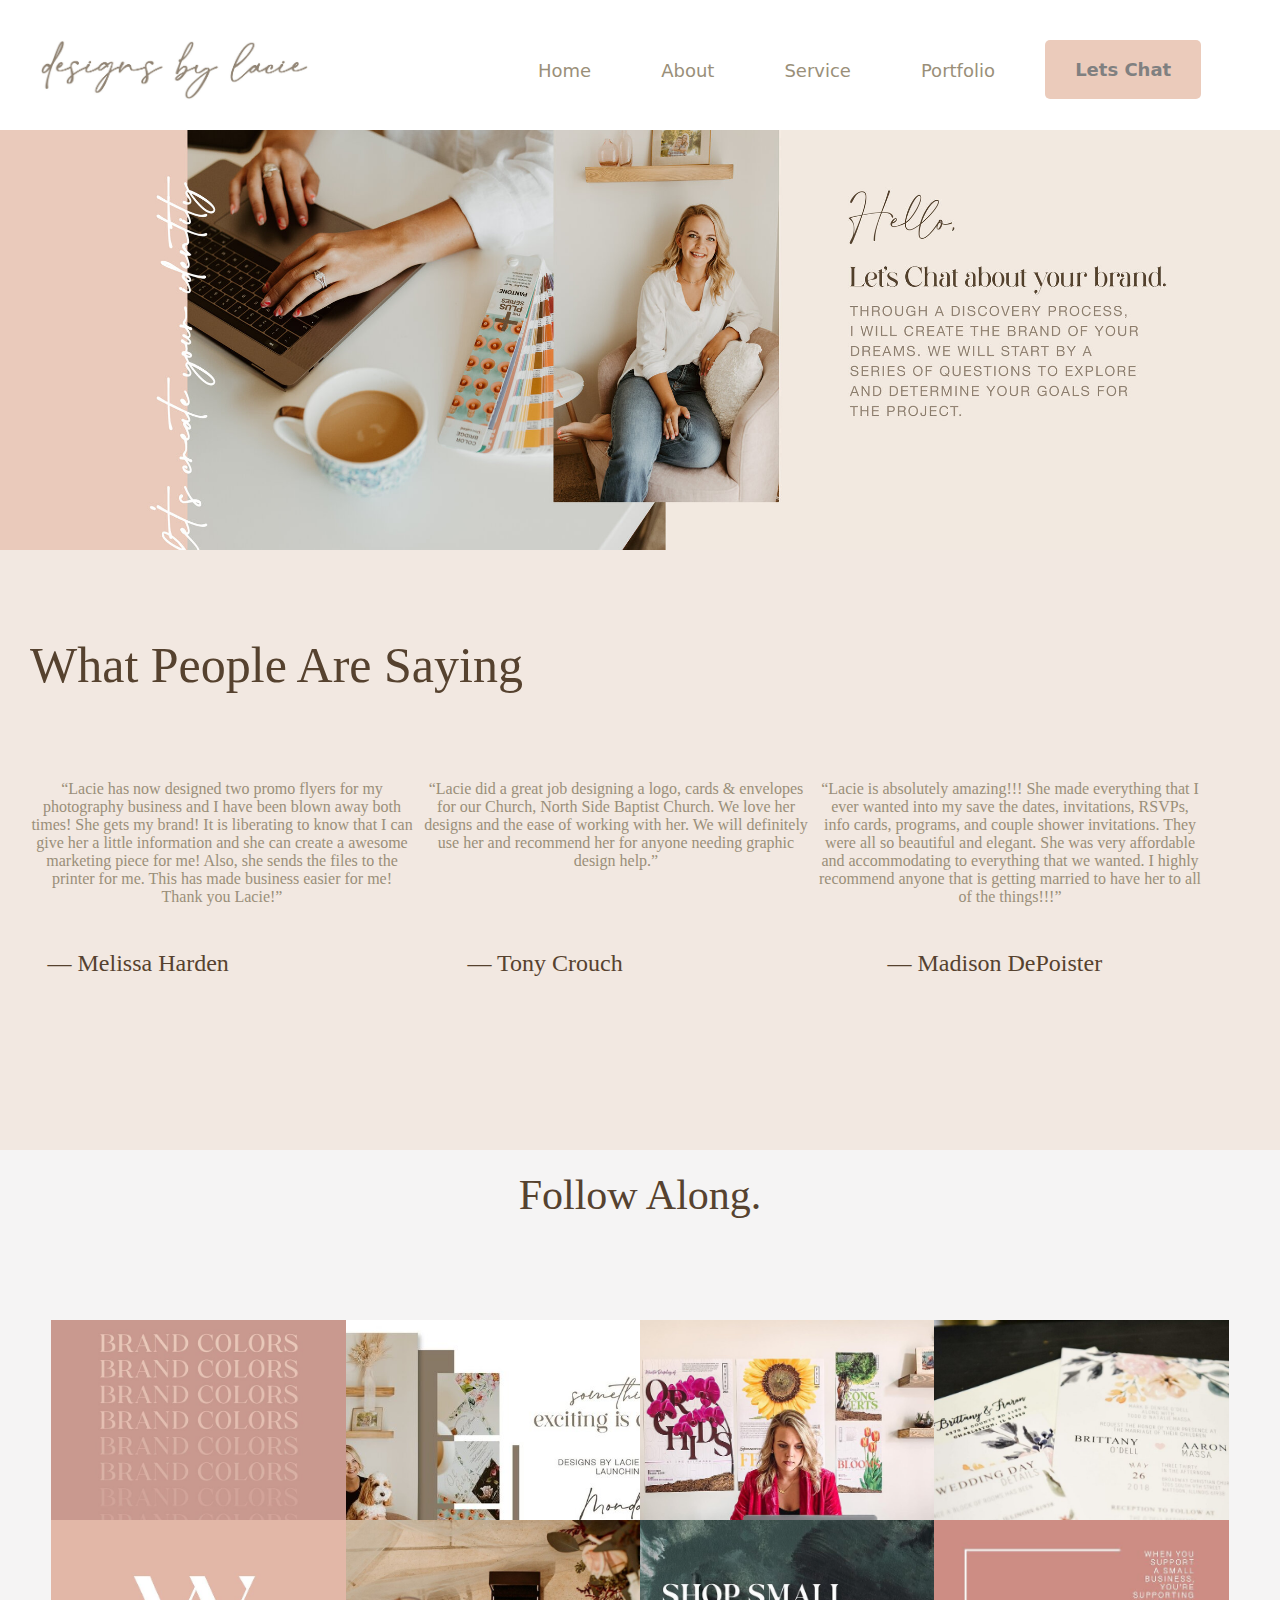
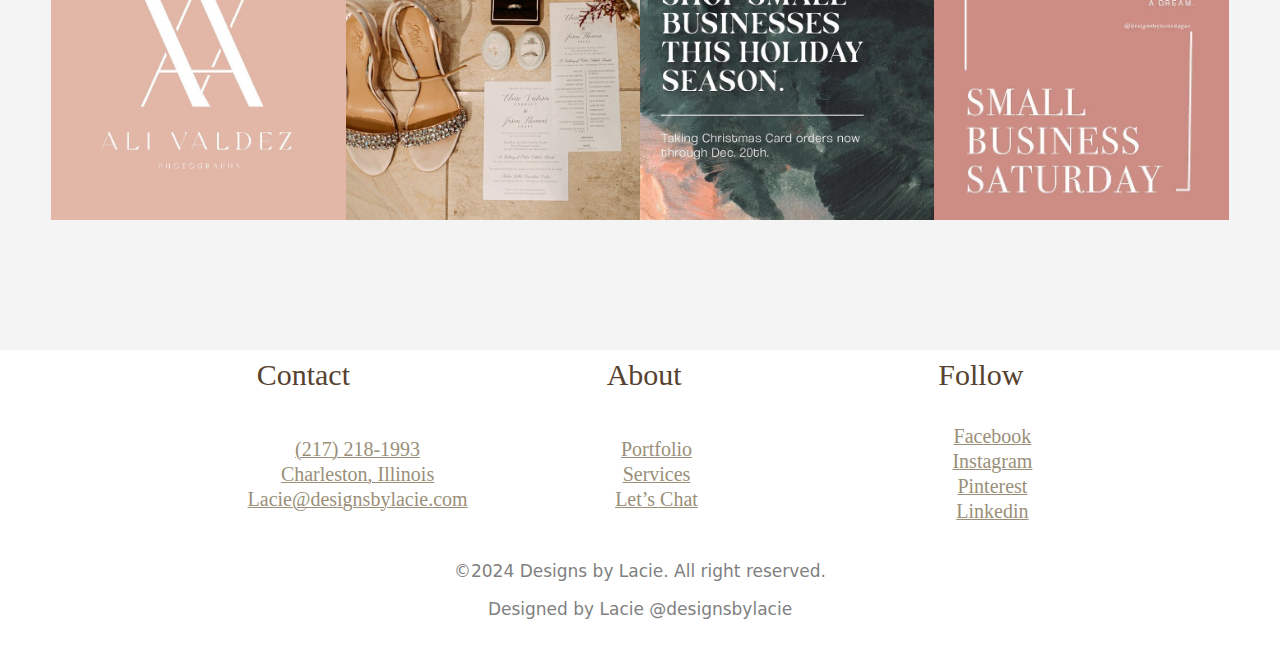
<file: index.html>
<!DOCTYPE html>
<html lang="en">
    <head>
        <meta charset="UTF-8">
        <meta name="viewport" content="width=device-width, initial-scale=1.0">
        <title>Document</title>
        <link rel="stylesheet" href="table.css">
    </head>
    <body>
        <header>
            <div class="main">
                <div class="image">

                </div>
                <div class="object">
                    <ul>
                        <li><a href="table.html">Home</a></li>
                        <li><a href="about.html">About</a></li>
                        <li><a href="service.html">Service</a></li>
                        <li><a href="portfolio">Portfolio</a></li>

                    </ul>
                    <h3>Lets Chat</h3>
                </div>

            </div>
        </header>

        <div class="mid">

        </div>
        <div class="letter_sec">
            <h1>What People Are Saying</h1>
            <div class="sec_sec">
                <div class="one">“Lacie has now designed two promo flyers for my
                    photography business and I have been blown away both times!
                    She gets my brand! It is liberating to know that I can give
                    her a little information and she can create a awesome
                    marketing piece for me! Also, she sends the files to the
                    printer for me. This has made business easier for me! Thank
                    you Lacie!”</div>
                <div class="one">“Lacie did a great job designing a logo, cards
                    & envelopes for our Church, North Side Baptist Church. We
                    love her designs and the ease of working with her. We will
                    definitely use her and recommend her for anyone needing
                    graphic design help.”</div>
                <div class="one">“Lacie is absolutely amazing!!! She made
                    everything that I ever wanted into my save the dates,
                    invitations, RSVPs, info cards, programs, and couple shower
                    invitations. They were all so beautiful and elegant. She was
                    very affordable and accommodating to everything that we
                    wanted. I highly recommend anyone that is getting married to
                    have her to all of the things!!!”</div>
            </div>
            <div class="title">
                <h2>— Melissa Harden</h2>
                <h2>— Tony Crouch</h2>
                <h2>— Madison DePoister</h2>
            </div>

        </div>
        <div class="third_sec">

            <h2>Follow Along.</h2>
            <div class="poster">
                <div class="first"></div>
                <div class="sec"></div>
                <div class="third"> </div>
                <div class="four"> </div>
            </div>
            <div class="poster2">
                <div class="five"></div>
                <div class="six"></div>
                <div class="seven"></div>
                <div class="eight"></div>
            </div>
        </div>
        <footer>
            <div class="footer-content">
                <h4>Contact</h4>
                <h4>About</h4>
                <h4>Follow</h4>
            </div>
            <div class="lower_content">
                <ul>
                    <li>(217) 218-1993</li>
                    <li>Charleston, Illinois </li>
                    <li>Lacie@designsbylacie.com</li>
                </ul>
                <ul>
                    <li>Portfolio</li>
                    <li>Services</li>
                    <li>Let’s Chat</li>
                </ul>
                <ul>
                    <li>Facebook</li>
                    <li>Instagram</li>
                    <li>Pinterest</li>
                    <li>Linkedin</li>
                </ul>
            </div>
            <div class="copyright">
                <h3> ©2024 Designs by Lacie. All right reserved.</h3>
                <h3>Designed by Lacie @designsbylacie</h3>
            </div>

        </footer>
    </body>
</html>
</file>
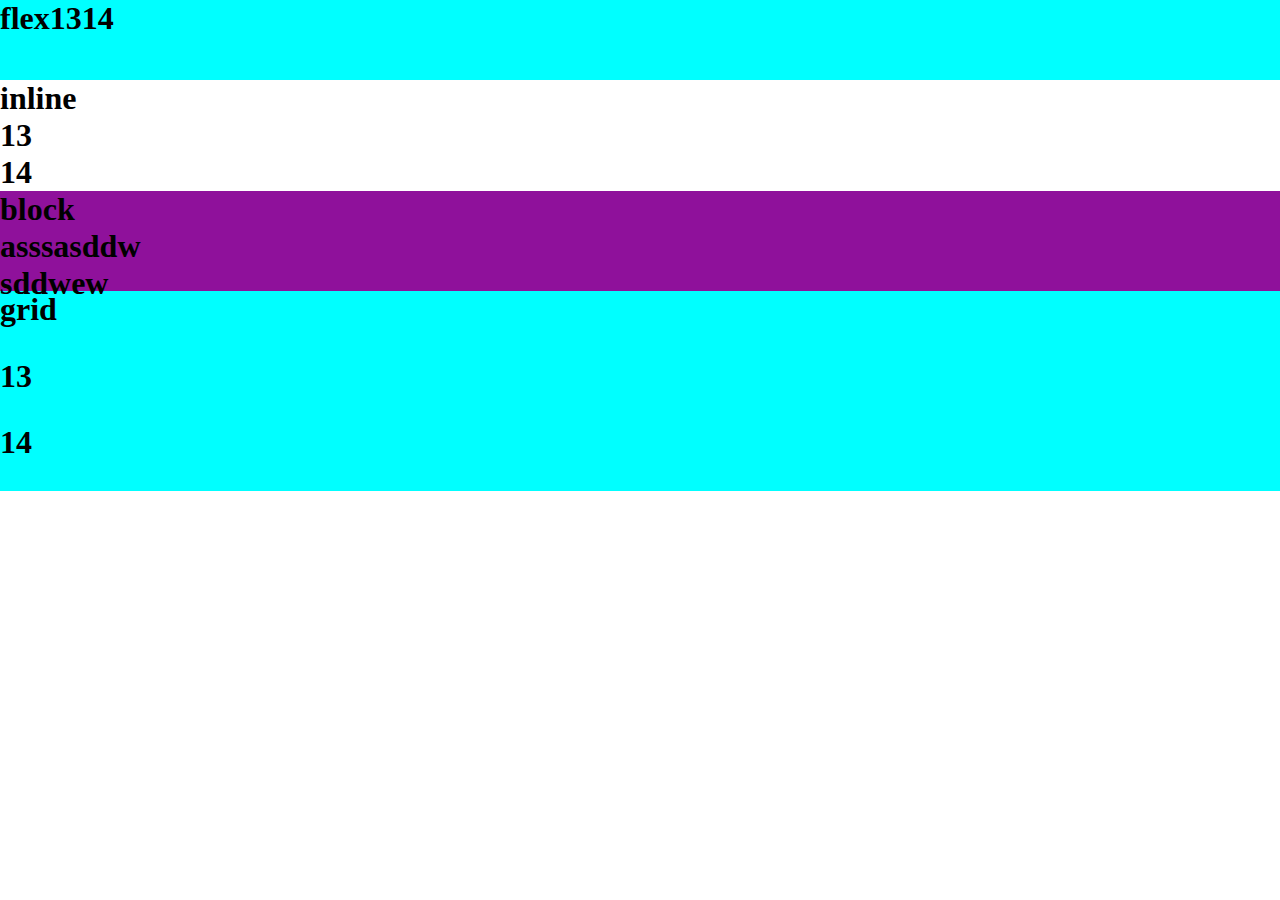
<file: rough.html>
<!DOCTYPE html>
<html lang="en">
<head>
    <meta charset="UTF-8">
    <meta name="viewport" content="width=device-width, initial-scale=1.0">
    <title>Document</title>
    <link rel="stylesheet" href="rough.css">
</head>
<body>
    
    <div class="first">
        <h1>flex</h1>
        <h1>13</h1>
        <h1>14</h1>
    </div>
    
    <div class="sec">
        <h1>inline</h1>
        <h1>13</h1>
        <h1>14</h1>
    </div>
    
    <div class="third">
        <h1>block</h1>
        <h1>asssasddw</h1>
        <h1>sddwew</h1>
    </div>
    
    <div class="four">
        <h1>grid</h1>
        <h1>13</h1>
        <h1>14</h1>
    </div>
</body>
</html>
</file>
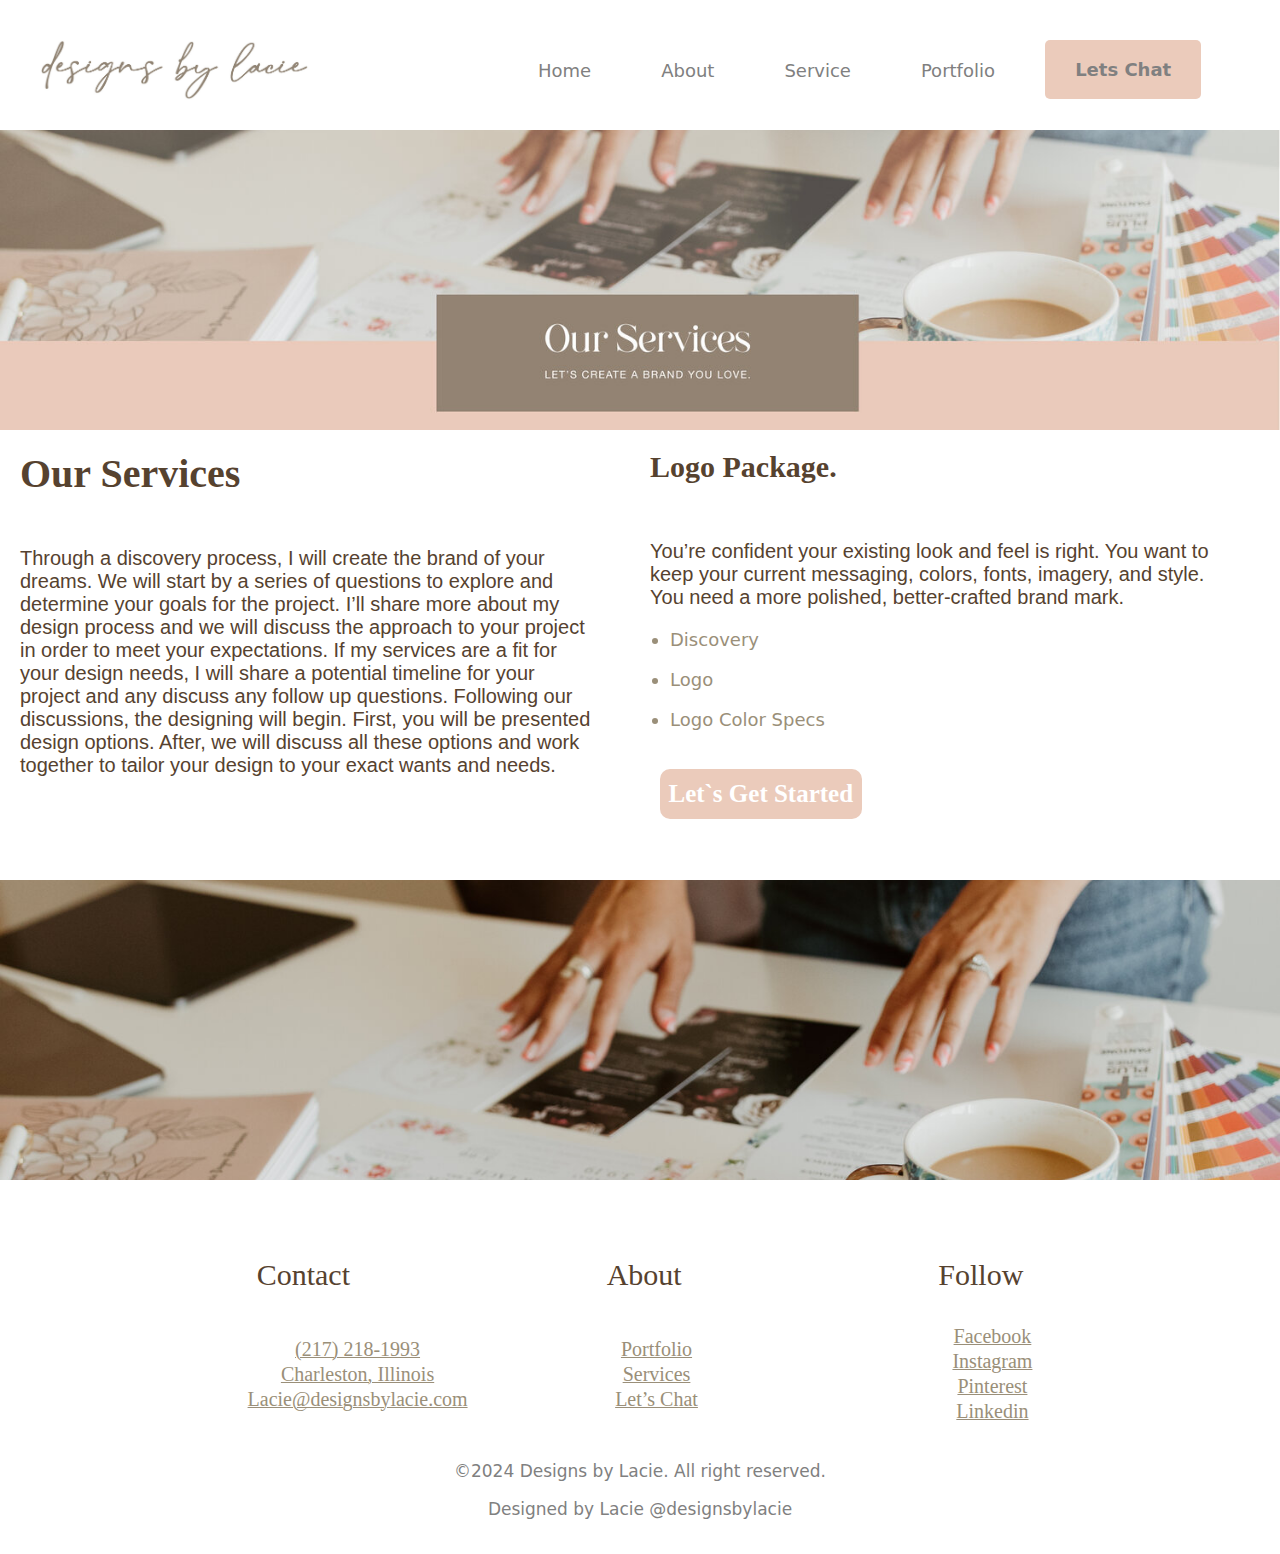
<file: service.html>
<!DOCTYPE html>
<html lang="en">
<head>
    <meta charset="UTF-8">
    <meta name="viewport" content="width=device-width, initial-scale=1.0">
    <title>Document</title>
    <link rel="stylesheet" href="service.css">
</head>
<body>
            <header>
        <div class="main">
                <div class="image">
                        

                </div>
                <div class="object">
                    <ul>
                        <li><a href="index.html">Home</a></li>
                        <li><a href="about.html">About</a></li>
                        <li><a href="service.html">Service</a></li>
                        <li><a href="portfolio.html">Portfolio</a></li>
                    </ul>
                    <h3>Lets Chat</h3>
                </div>
                
        </div>
        <div class="mid">
            
        </div>
    </header>
    <div class="column">
        <div class="left_sec"><h1>Our Services</h1>
            <div class="data1">
                <p>Through a discovery process, I will create the brand of your dreams. We will start by a series of questions to explore and determine your goals for the project. I’ll share more about my design process and we will discuss the approach to your project in order to meet your expectations. If my services are a fit for your design needs, I will share a potential timeline for your project and any discuss any follow up questions. Following our discussions, the designing will begin. First, you will be presented design options. After, we will discuss all these options and work together to tailor your design to your exact wants and needs. </p>
            </div>
            
        </div>
        <div class="right_sec"><h2>Logo Package.</h2>
        <div class="data2">
                <p>You’re confident your existing look and feel is right. You want to keep your current messaging, colors, fonts, imagery, and style. You need a more polished, better-crafted brand mark. </p>
                <ul>
                    <li>Discovery</li>
                    <li>Logo</li>
                    <li> Logo Color Specs</li>
                </ul>
                <h2 class="chat_button"><a href="#"> Let`s Get Started </a></h2>
            </div>        
        </div>

    </div>
    <div class="sec2">

    </div>
    <div class="last_sec_pic">

    </div>
    <footer>
            <div class="footer-content">
                <h4>Contact</h4>
                <h4>About</h4>
                <h4>Follow</h4>
            </div>
            <div class="lower_content">
                <ul>
                    <li>(217) 218-1993</li>
                    <li>Charleston, Illinois </li>
                    <li>Lacie@designsbylacie.com</li>
                </ul>
                <ul>
                    <li>Portfolio</li>
                    <li>Services</li>
                    <li>Let’s Chat</li>
                </ul>
                <ul>
                    <li>Facebook</li>
                    <li>Instagram</li>
                    <li>Pinterest</li>
                    <li>Linkedin</li>
                </ul>
            </div>
            <div class="copyright">
                <h3> ©2024 Designs by Lacie. All right reserved.</h3>
                <h3>Designed by Lacie @designsbylacie</h3>
            </div>

        </footer>
</body>
</html>
</file>
<file: table.css>
*{
    margin: 0px;
    padding: 0%;
}
.main{
    height: 130px;
    width: 100%;
    
     background-color:white; 
    display: flex;
    /* position:sticky;
    top: 0;
     */
    justify-content: space-between;
    position: fixed;
}
.image {
    height: 60px;
    width: 40%;
    /* background-color: blue; */
    background-image: url(dbl-01.jpg);
    background-position: center;
    background-size: contain;
    background-repeat: no-repeat;
    margin-top: 40px;
    margin-left: -80px;
    margin-right: 60px;
    
}
.object{
    height: 60px;
    width: 60%;
    display: flex;
    /* background-color: brown; */
    margin-top: 40px;
    margin-left: 30px;
}
.object ul{
    display: flex;
        gap: 60px;
        margin-left: 10px;    
        
}
.object ul li{
    justify-content: space-evenly;
    height: 60px;
    width: 50%;
    display: flex;
    align-items: center;
    margin-left: 10px;
    font-family: system-ui, -apple-system, BlinkMacSystemFont, 'Segoe UI', Roboto, Oxygen, Ubuntu, Cantarell, 'Open Sans', 'Helvetica Neue', sans-serif;
    color: gray;
    font-size: 18px;
}
.mid{
    height: 550px;
    width: 100%;
    background-image: url(DBL_Homepage-01.jpg);
    background-position: center;
    background-size: cover;
    background-repeat: no-repeat;
    overflow: hidden;
}
h3{justify-content: space-evenly;
    height: 55px;
    width: 20%;
    display: flex;
    align-items: center;
    margin-left: 50px;
    font-family: system-ui, -apple-system, BlinkMacSystemFont, 'Segoe UI', Roboto, Oxygen, Ubuntu, Cantarell, 'Open Sans', 'Helvetica Neue', sans-serif;
    color: gray;
    font-size: 18px;
    border-radius: 5px;
    background-color: #ebcbbb;
    padding: 2px;
}

h3:hover{
    background-color: #e9c0ac;
}
.letter_sec{
    height: 600px;
    width: 100%;
    
    /* background-color: aqua; */
overflow: hidden;
background-color: rgba(242,232,225,255);
}
.one{
    height: 200px;
    width: 30%;
     /* border: 2px solid black;  */
   
}

.sec_sec{
    height: 130px;
    width: 100%;
     /* background-color: blue;  */
    display: flex;
    margin-top: 50px;
    margin-left: 30px;
    text-align: center;
    color: #9a8f79;
    gap: 10px;
}
.letter_sec h1{
    height: 90px;
    width: 100%;
    display: flex;
    align-items: center;
    justify-content: left;
      /* background-color: chartreuse;   */
    margin-top: 70px;
    margin-bottom: 70px;
   
     /* font-family:system-ui, -apple-system, BlinkMacSystemFont, 'Segoe UI', Roboto, Oxygen, Ubuntu, Cantarell, 'Open Sans', 'Helvetica Neue', sans-serif; */
        font-family:'Times New Roman', Times, serif;
     font-size: 50px;
    font-weight: lighter;
    color:#56422f;
    margin-left: 30px;
    
}
h2{
    color: black;
    height: 60px;
    width: 30%;
    display: flex;
    color: #56422f;
    font-weight: lighter;
    
}
.title{
    height: 80px;
    /* width: 100%; background-color: aqua; */
    display: flex;
    justify-content: space-around;
    align-items: center;
    gap: 10px;
    margin-top: 30px; margin-left: 30px;
}
.third_sec{
    height: 800px;
    width: 100%;
    background-color: rgb(245, 244, 244);
    position: relative;
    /* background-color: aqua; */
}
.third_sec h2{
    height: 50px;
    width: 100%;
    /* background-color: aquamarine; */
    margin-top: 20px;
    position: absolute;
    display: flex;
    align-items: center;
    justify-content: center;
    font-size: 42px;
    font-family: 'Times New Roman', Times, serif;
    color: #56422f;
    
}
.poster{
    height: 400px;
    width: 100%;
    position: absolute;
    top: 120px;
    display: flex;
    justify-content: center;
    align-items: center;

}
.first{
    height: 300px;
    width: 23%;
    /* border: 2px solid black; */
    background-position:center;
    background-size: cover;
    background-repeat: no-repeat;
    overflow: hidden;
    background-image: url(image-asset\ \(7\).jpeg);
 
}
.sec{
    height: 300px;
    width: 23%;
    /* border: 2px solid black; */
    background-image: url(image-asset.jpeg);
    background-position:center;
        background-size: cover;
    background-repeat: no-repeat;
    overflow: hidden;
    background-attachment: scroll;

   
}
.third{
    height: 300px;
    width: 23%;
    /* border: 2px solid black; */
    background-position:center;
    background-size: cover;
    background-image: url(image-asset\ \(2\).jpeg);
    background-repeat: no-repeat;
   
    overflow: hidden;
    

}
.four{
    height: 300px;
    width: 23%;
    /* border: 2px solid black; */
    background-position:center;
        background-size: cover;
    background-repeat: no-repeat;
    background-image: url(image-asset\ \(6\).jpeg);
    overflow: hidden;
    
}
.poster2{
    
    height: 400px;
    width: 100%;
    position: absolute;
    bottom: 80px;
    display: flex;
    justify-content: center;
    align-items: center;
    
}
.five{
    height: 300px;
    width: 23%;
    /* border: 2px solid black; */
    background-position:center;
    background-size: cover;
    background-repeat: no-repeat;
    overflow: hidden;
    background-image: url(image-asset\ \(5\).jpeg);
}
.six{
    height: 300px;
    width: 23%;
    /* border: 2px solid black;      */
    background-position:center;
    background-size: cover;
    background-repeat: no-repeat;
    overflow: hidden;
    background-image: url(image-asset\ \(4\).jpeg);
}
.seven{
    height: 300px;
    width: 23%;
    /* border: 2px solid black; */
    background-position:center;
    background-size: cover;
    background-repeat: no-repeat;
    overflow: hidden;
    background-image: url(image-asset\ \(3\).jpeg);
}
.eight{
    height: 300px;
    width: 23%;
    /* border: 2px solid black; */
    background-position:center;
    background-size: cover;
    background-repeat: no-repeat;
    overflow: hidden;
    background-image: url(image-asset\ \(1\).jpeg);
}
footer{
    height: 300px;
    width: 100%;
     /* background-color: #56422f;  */
}
.footer-content{
    height: 50px;
    width: 100%;
    /* background-color: aqua; */
    display: flex;
    justify-content: space-evenly;
    align-items: center;

    
}
h4{
    font-size: 30px;
    font-family: 'Times New Roman', Times, serif;
    font-weight: lighter;
    color: #56422f;
}
.lower_content{
    height: 150px;
    width: 100%;
        /* background-color: aqua; */
    display: flex;
    justify-content: space-evenly;
    align-items: center;
    text-align: center;

}
.lower_content ul li{
    height: 20px;
    width:100%;
    list-style: none;
    color: #9a8f79;
    font-size: 20px;
    flex: 1;
    text-align: center;
    padding-bottom: 5px;
    text-decoration:   underline;
    text-decoration-thickness: 1px; /* set thickness */
    font-family:'Times New Roman', Times, serif;
    

}
a{
    text-decoration: none;
    color: #9a8f79;   
}
.lower_content ul:nth-child(2){
    margin-right:7px;
    margin-left: -100px;

}
.copyright{
    height: 100px;
    width: 100%;
    /* background-color: aqua; */
    display: flexbox;
    justify-content: center;
    align-items: center;
    text-align: center;
    margin: auto;
}
.copyright h3{
    height: 30px;
    width: 50%;   
    margin: auto;
    margin-top:4px ;
    font-size: 17px;
    background-color: white;
    font-weight: lighter;
    font-family:system-ui, -apple-system, BlinkMacSystemFont, 'Segoe UI', Roboto, Oxygen, Ubuntu, Cantarell, 'Open Sans', 'Helvetica Neue', sans-serif;
}
</file>
<file: rough.css>
*{
    margin: 0;
    padding: 0;
}
.first{
    height: 80px;
    width: 100%;
    background-color: aqua;
    display:flex;   
    
}
.sec{
    height: 100px;
    width: 100%;
    background-color:rgb(20, 22, 192);
    display: inline;
}
.third{
    height: 100px;
    width: 100%;
    background-color: rgb(143, 17, 155);
    display: block;
    justify-content: center;
    align-items: center;
}
.four{
    height: 200px;
    width: 100%;
    background-color: aqua;
    display:grid;
}
</file>
<file: service.css>
*{
    margin: 0px;
    padding: 0%;
}
.main{
    height: 130px;
    width: 100%;
    /* background-color: aqua; */
    display: flex;
    justify-content: space-between;

}
.image {
    height: 60px;
    width: 40%;
    /* background-color: blue; */
    background-image: url(dbl-01.jpg);
    background-position: center;
    background-size: contain;
    background-repeat: no-repeat;
    margin-top: 40px;
    margin-left: -80px;
    margin-right: 60px;
    
}
.object{
    height: 60px;
    width: 60%;
    display: flex;
    /* background-color: brown; */
    margin-top: 40px;
    margin-left: 30px;
    color: black;
}
.object ul{
    display: flex;
        gap: 60px;
        margin-left: 10px;    
        
        
}
.object ul li{
    justify-content: space-evenly;
    height: 60px;
    width: 50%;
    display: flex;
    align-items: center;
    margin-left: 10px;
    font-family: system-ui, -apple-system, BlinkMacSystemFont, 'Segoe UI', Roboto, Oxygen, Ubuntu, Cantarell, 'Open Sans', 'Helvetica Neue', sans-serif;
    color: rgb(20, 20, 20);
    font-size: 18px;
}

h3{
    justify-content: space-evenly;
    height: 55px;
    width: 20%;
    display: flex;
    align-items: center;
    margin-left: 50px;
    font-family: system-ui, -apple-system, BlinkMacSystemFont, 'Segoe UI', Roboto, Oxygen, Ubuntu, Cantarell, 'Open Sans', 'Helvetica Neue', sans-serif;
    color: gray;
    font-size: 18px;
    border-radius: 5px;
    background-color: #ebcbbb;
    padding: 2px;
    
}

h3:hover{
    background-color: #e9c0ac;
}
.object ul li a{
    color: black;
    color: gray;
    text-decoration: none;
    
}
h3 a{
    
    color: #ffffff;
    text-decoration: none;
    
}
.mid{
    height: 300px;
    width: 100%;
    background-image: url(service.jpg);
    background-position: center;
    background-repeat: no-repeat;
    background-size: cover;
}
.column{
    height: 400px;
    width: 100%;
     /* background-color: rgb(22, 88, 146);  */
    display: flex;
    
}
.left_sec{
    height: 500px;
    width: 45%;
     /* background-color: chartreuse ;   */
    /* margin: auto; */
    font-size: 20px;
    font-family:serif;
    color: #56422f;
    font-weight: lighter;
    margin-top: 20px;
    margin-left: 20px;
    
}
.data1{
    height: 250px;
    width: 100%;
    /* background-color: aquamarine; */
     margin-top: 40px; 
    justify-content: center;
    display: flex;
    align-items: center;
    text-align: left;
    
    
}
p{
    color: #56422f;
    font-family:'Gill Sans', 'Gill Sans MT', Calibri, 'Trebuchet MS', sans-serif;
}

.right_sec{
    
    height: 500px;
    width: 45%;
     /* background-color: chartreuse ;  */
    margin: auto;
    font-size: 20px;
    font-family:serif;
    color: #56422f;
    font-weight: lighter;
    margin-top: 20px;
}
.data2{
    
    height: 250px;
    width: 100%;
    /* background-color: aquamarine; */
    margin-top: 56px;
    justify-content: center;
    /* display: flex; */
    align-items: center;
    text-align: left;
    color: #9a8f79;
}
.data2 ul li{
    justify-content: space-evenly;
    height: 20px;
    width: 50%;
    /* display: flex; */
    margin-top: 20px;
    margin-left: 20px;
    font-family: system-ui, -apple-system, BlinkMacSystemFont, 'Segoe UI', Roboto, Oxygen, Ubuntu, Cantarell, 'Open Sans', 'Helvetica Neue', sans-serif;
    color: #9a8f79;
    font-size: 18px;
    /* list-style: none; */
}
.chat_button{
    height: 50px;
    width: 35%;
    background-color: #ebcbbb;
    margin-top: 40px;
    font-size: 25px;
    display: flex;
    justify-content: center;
    align-items: center;
    border-radius: 10px;
    margin-left: 10px;
}
.chat_button:hover{
       background-color: #e9c0ac;
}
.chat_button a{
    text-decoration: none;
    color: white;
}
.last_sec_pic{
    height: 300px;
    width: 100%;
    background-image: url(last.jpg);
    background-position:center;
    background-repeat: no-repeat;
    background-size: cover;
    margin-top: 50px;
}
.footer-content{
    height: 50px;
    width: 100%;
    /* background-color: aqua; */
    display: flex;
    justify-content: space-evenly;
    align-items: center;
    margin-top: 70px;

    
}
h4{
    font-size: 30px;
    font-family: 'Times New Roman', Times, serif;
    font-weight: lighter;
    color: #56422f;
}
.lower_content{
    height: 150px;
    width: 100%;
        /* background-color: aqua; */
    display: flex;
    justify-content: space-evenly;
    align-items: center;
    text-align: center;

}
.lower_content ul li{
    height: 20px;
    width:100%;
    list-style: none;
    color: #9a8f79;
    font-size: 20px;
    flex: 1;
    text-align: center;
    padding-bottom: 5px;
    text-decoration:   underline;
    text-decoration-thickness: 1px; /* set thickness */
    font-family:'Times New Roman', Times, serif;
    

}
a{
    text-decoration: none;
    color: #9a8f79;   
}
.lower_content ul:nth-child(2){
    margin-right:7px;
    margin-left: -100px;

}
.copyright{
    height: 100px;
    width: 100%;
    /* background-color: aqua; */
    display: flexbox;
    justify-content: center;
    align-items: center;
    text-align: center;
    margin: auto;
}
.copyright h3{
    height: 30px;
    width: 50%;   
    margin: auto;
    margin-top:4px ;
    font-size: 17px;
    background-color: white;
    font-weight: lighter;
    font-family:system-ui, -apple-system, BlinkMacSystemFont, 'Segoe UI', Roboto, Oxygen, Ubuntu, Cantarell, 'Open Sans', 'Helvetica Neue', sans-serif;
}
</file>
